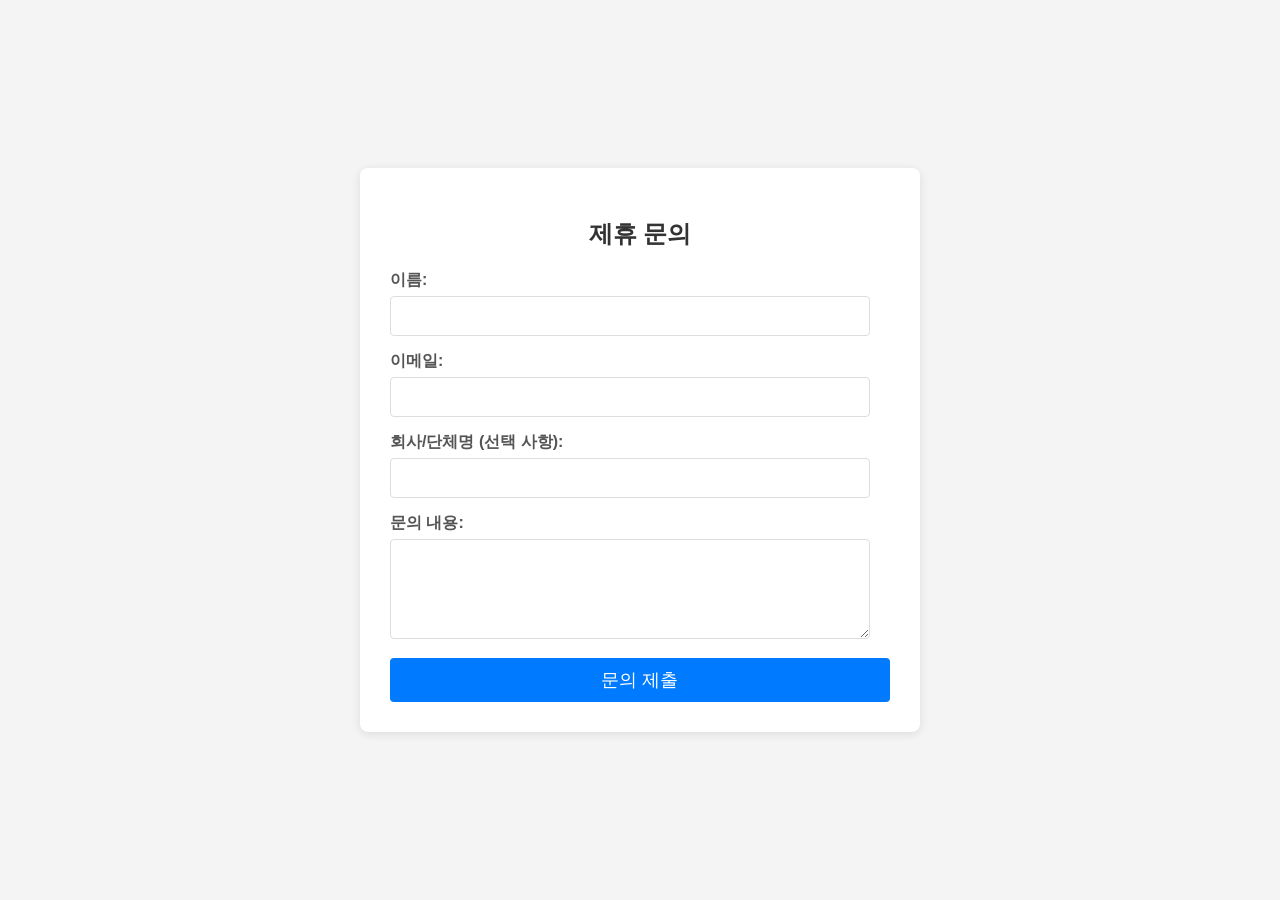
<file: affiliate_inquiry_form.html>
<!DOCTYPE html>
<html lang="ko">
<head>
    <meta charset="UTF-8">
    <meta name="viewport" content="width=device-width, initial-scale=1.0">
    <title>제휴 문의</title>
    <style>
        body {
            font-family: Arial, sans-serif;
            background-color: #f4f4f4;
            display: flex;
            justify-content: center;
            align-items: center;
            min-height: 100vh;
            margin: 0;
        }
        .container {
            background-color: #fff;
            padding: 30px;
            border-radius: 8px;
            box-shadow: 0 2px 10px rgba(0, 0, 0, 0.1);
            width: 100%;
            max-width: 500px;
        }
        h2 {
            text-align: center;
            color: #333;
            margin-bottom: 20px;
        }
        .form-group {
            margin-bottom: 15px;
        }
        label {
            display: block;
            margin-bottom: 5px;
            color: #555;
            font-weight: bold;
        }
        input[type="text"],
        input[type="email"],
        textarea {
            width: calc(100% - 20px);
            padding: 10px;
            border: 1px solid #ddd;
            border-radius: 4px;
            box-sizing: border-box;
            font-size: 16px;
        }
        textarea {
            resize: vertical;
            min-height: 100px;
        }
        button {
            width: 100%;
            padding: 10px;
            background-color: #007bff;
            color: #fff;
            border: none;
            border-radius: 4px;
            font-size: 18px;
            cursor: pointer;
            transition: background-color 0.3s ease;
        }
        button:hover {
            background-color: #0056b3;
        }
    </style>
</head>
<body>
    <div class="container">
        <h2>제휴 문의</h2>
        <form action="https://formspree.io/f/xlgwdjbg" method="POST">
            <div class="form-group">
                <label for="name">이름:</label>
                <input type="text" id="name" name="name" required>
            </div>
            <div class="form-group">
                <label for="email">이메일:</label>
                <input type="email" id="email" name="email" required>
            </div>
            <div class="form-group">
                <label for="company">회사/단체명 (선택 사항):</label>
                <input type="text" id="company" name="company">
            </div>
            <div class="form-group">
                <label for="message">문의 내용:</label>
                <textarea id="message" name="message" required></textarea>
            </div>
            <button type="submit">문의 제출</button>
        </form>
    </div>
</body>
</html>
</file>
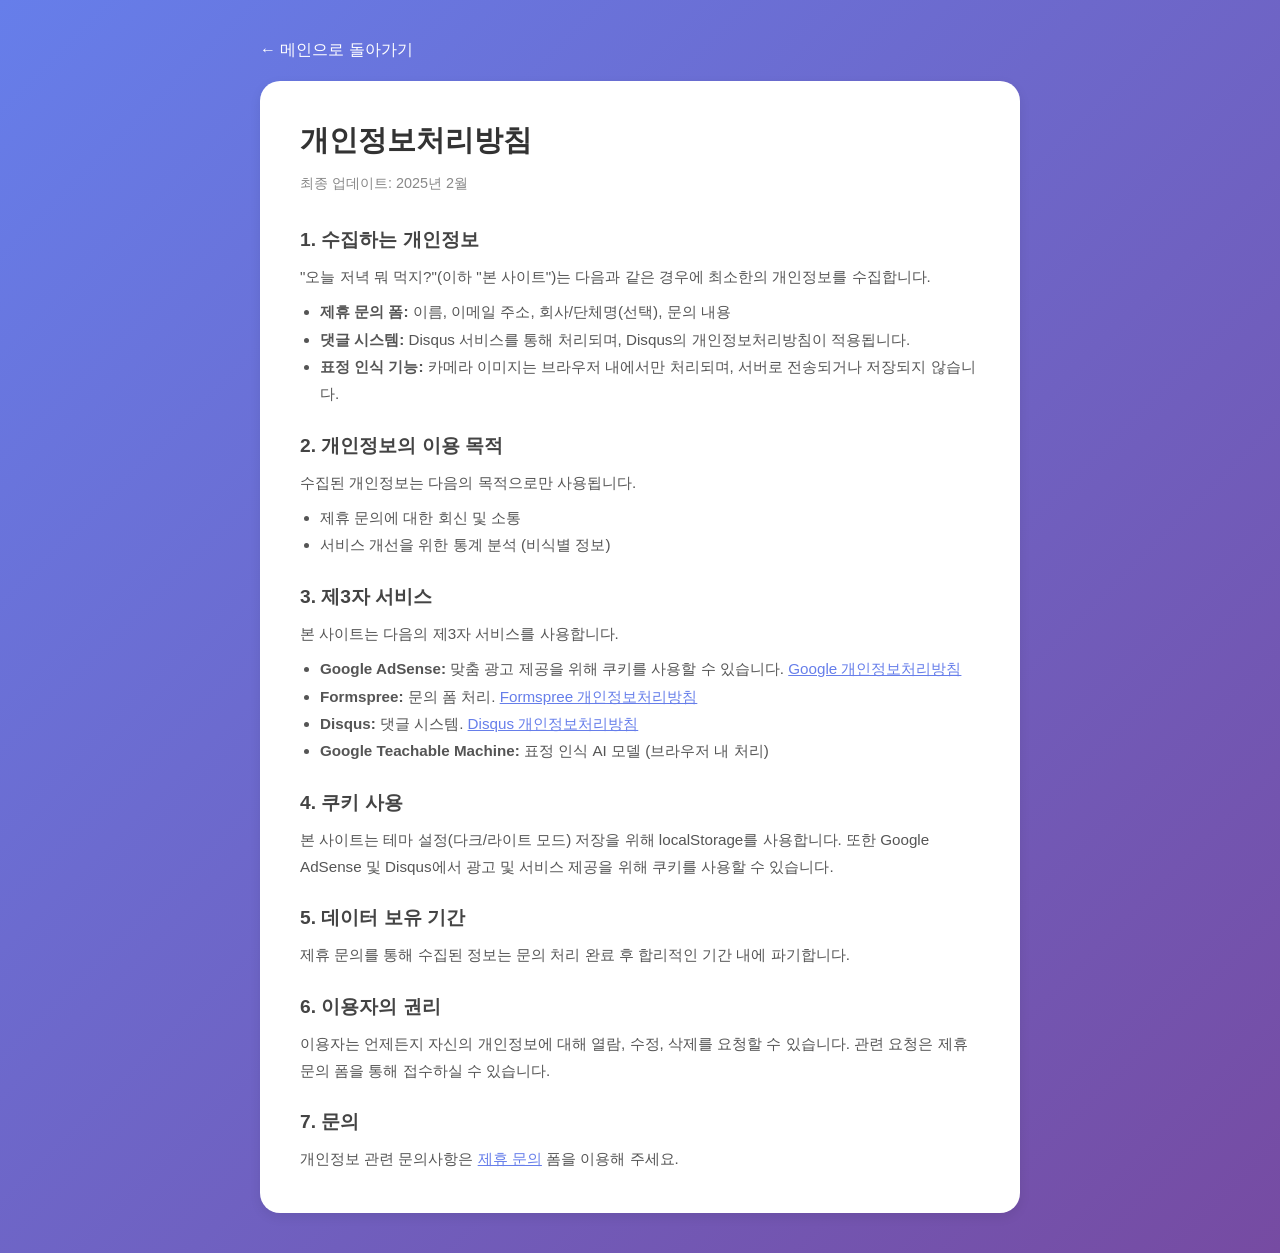
<file: privacy.html>
<!DOCTYPE html>
<html lang="ko">
<head>
    <!-- Google tag (gtag.js) -->
    <script async src="https://www.googletagmanager.com/gtag/js?id=G-87NVXZ5R1Q"></script>
    <script>
      window.dataLayer = window.dataLayer || [];
      function gtag(){dataLayer.push(arguments);}
      gtag('js', new Date());

      gtag('config', 'G-87NVXZ5R1Q');
    </script>
    <!-- MS Clarity -->
    <script type="text/javascript">
        (function(c,l,a,r,i,t,y){
            c[a]=c[a]||function(){(c[a].q=c[a].q||[]).push(arguments)};
            t=l.createElement(r);t.async=1;t.src="https://www.clarity.ms/tag/"+i;
            y=l.getElementsByTagName(r)[0];y.parentNode.insertBefore(t,y);
        })(window, document, "clarity", "script", "vfnh3fxqjq");
    </script>
    <meta charset="UTF-8">
    <meta name="viewport" content="width=device-width, initial-scale=1.0">
    <title>개인정보처리방침 - 오늘 저녁 뭐 먹지?</title>
    <style>
        * { margin: 0; padding: 0; box-sizing: border-box; }
        body {
            font-family: 'Segoe UI', Tahoma, Geneva, Verdana, sans-serif;
            background: linear-gradient(135deg, #667eea 0%, #764ba2 100%);
            min-height: 100vh;
            color: #333;
        }
        .container {
            max-width: 800px;
            margin: 0 auto;
            padding: 40px 20px;
        }
        .content-card {
            background: #fff;
            border-radius: 20px;
            padding: 40px;
            box-shadow: 0 4px 12px rgba(0,0,0,0.08);
        }
        h1 {
            font-size: 1.8rem;
            margin-bottom: 10px;
            color: #333;
        }
        .updated {
            color: #888;
            font-size: 0.9rem;
            margin-bottom: 30px;
        }
        h2 {
            font-size: 1.2rem;
            margin: 25px 0 10px;
            color: #444;
        }
        p, li {
            font-size: 0.95rem;
            line-height: 1.8;
            color: #555;
        }
        ul { padding-left: 20px; margin: 8px 0; }
        a { color: #667eea; }
        .back-link {
            display: inline-block;
            margin-bottom: 20px;
            color: #fff;
            text-decoration: none;
            font-weight: 500;
        }
        .back-link:hover { text-decoration: underline; }
    </style>
</head>
<body>
    <div class="container">
        <a href="index.html" class="back-link">&larr; 메인으로 돌아가기</a>
        <div class="content-card">
            <h1>개인정보처리방침</h1>
            <p class="updated">최종 업데이트: 2025년 2월</p>

            <h2>1. 수집하는 개인정보</h2>
            <p>"오늘 저녁 뭐 먹지?"(이하 "본 사이트")는 다음과 같은 경우에 최소한의 개인정보를 수집합니다.</p>
            <ul>
                <li><strong>제휴 문의 폼:</strong> 이름, 이메일 주소, 회사/단체명(선택), 문의 내용</li>
                <li><strong>댓글 시스템:</strong> Disqus 서비스를 통해 처리되며, Disqus의 개인정보처리방침이 적용됩니다.</li>
                <li><strong>표정 인식 기능:</strong> 카메라 이미지는 브라우저 내에서만 처리되며, 서버로 전송되거나 저장되지 않습니다.</li>
            </ul>

            <h2>2. 개인정보의 이용 목적</h2>
            <p>수집된 개인정보는 다음의 목적으로만 사용됩니다.</p>
            <ul>
                <li>제휴 문의에 대한 회신 및 소통</li>
                <li>서비스 개선을 위한 통계 분석 (비식별 정보)</li>
            </ul>

            <h2>3. 제3자 서비스</h2>
            <p>본 사이트는 다음의 제3자 서비스를 사용합니다.</p>
            <ul>
                <li><strong>Google AdSense:</strong> 맞춤 광고 제공을 위해 쿠키를 사용할 수 있습니다. <a href="https://policies.google.com/privacy" target="_blank" rel="noopener">Google 개인정보처리방침</a></li>
                <li><strong>Formspree:</strong> 문의 폼 처리. <a href="https://formspree.io/legal/privacy-policy" target="_blank" rel="noopener">Formspree 개인정보처리방침</a></li>
                <li><strong>Disqus:</strong> 댓글 시스템. <a href="https://disqus.com/privacy-policy/" target="_blank" rel="noopener">Disqus 개인정보처리방침</a></li>
                <li><strong>Google Teachable Machine:</strong> 표정 인식 AI 모델 (브라우저 내 처리)</li>
            </ul>

            <h2>4. 쿠키 사용</h2>
            <p>본 사이트는 테마 설정(다크/라이트 모드) 저장을 위해 localStorage를 사용합니다. 또한 Google AdSense 및 Disqus에서 광고 및 서비스 제공을 위해 쿠키를 사용할 수 있습니다.</p>

            <h2>5. 데이터 보유 기간</h2>
            <p>제휴 문의를 통해 수집된 정보는 문의 처리 완료 후 합리적인 기간 내에 파기합니다.</p>

            <h2>6. 이용자의 권리</h2>
            <p>이용자는 언제든지 자신의 개인정보에 대해 열람, 수정, 삭제를 요청할 수 있습니다. 관련 요청은 제휴 문의 폼을 통해 접수하실 수 있습니다.</p>

            <h2>7. 문의</h2>
            <p>개인정보 관련 문의사항은 <a href="index.html#contact">제휴 문의</a> 폼을 이용해 주세요.</p>
        </div>
    </div>
</body>
</html>
</file>
